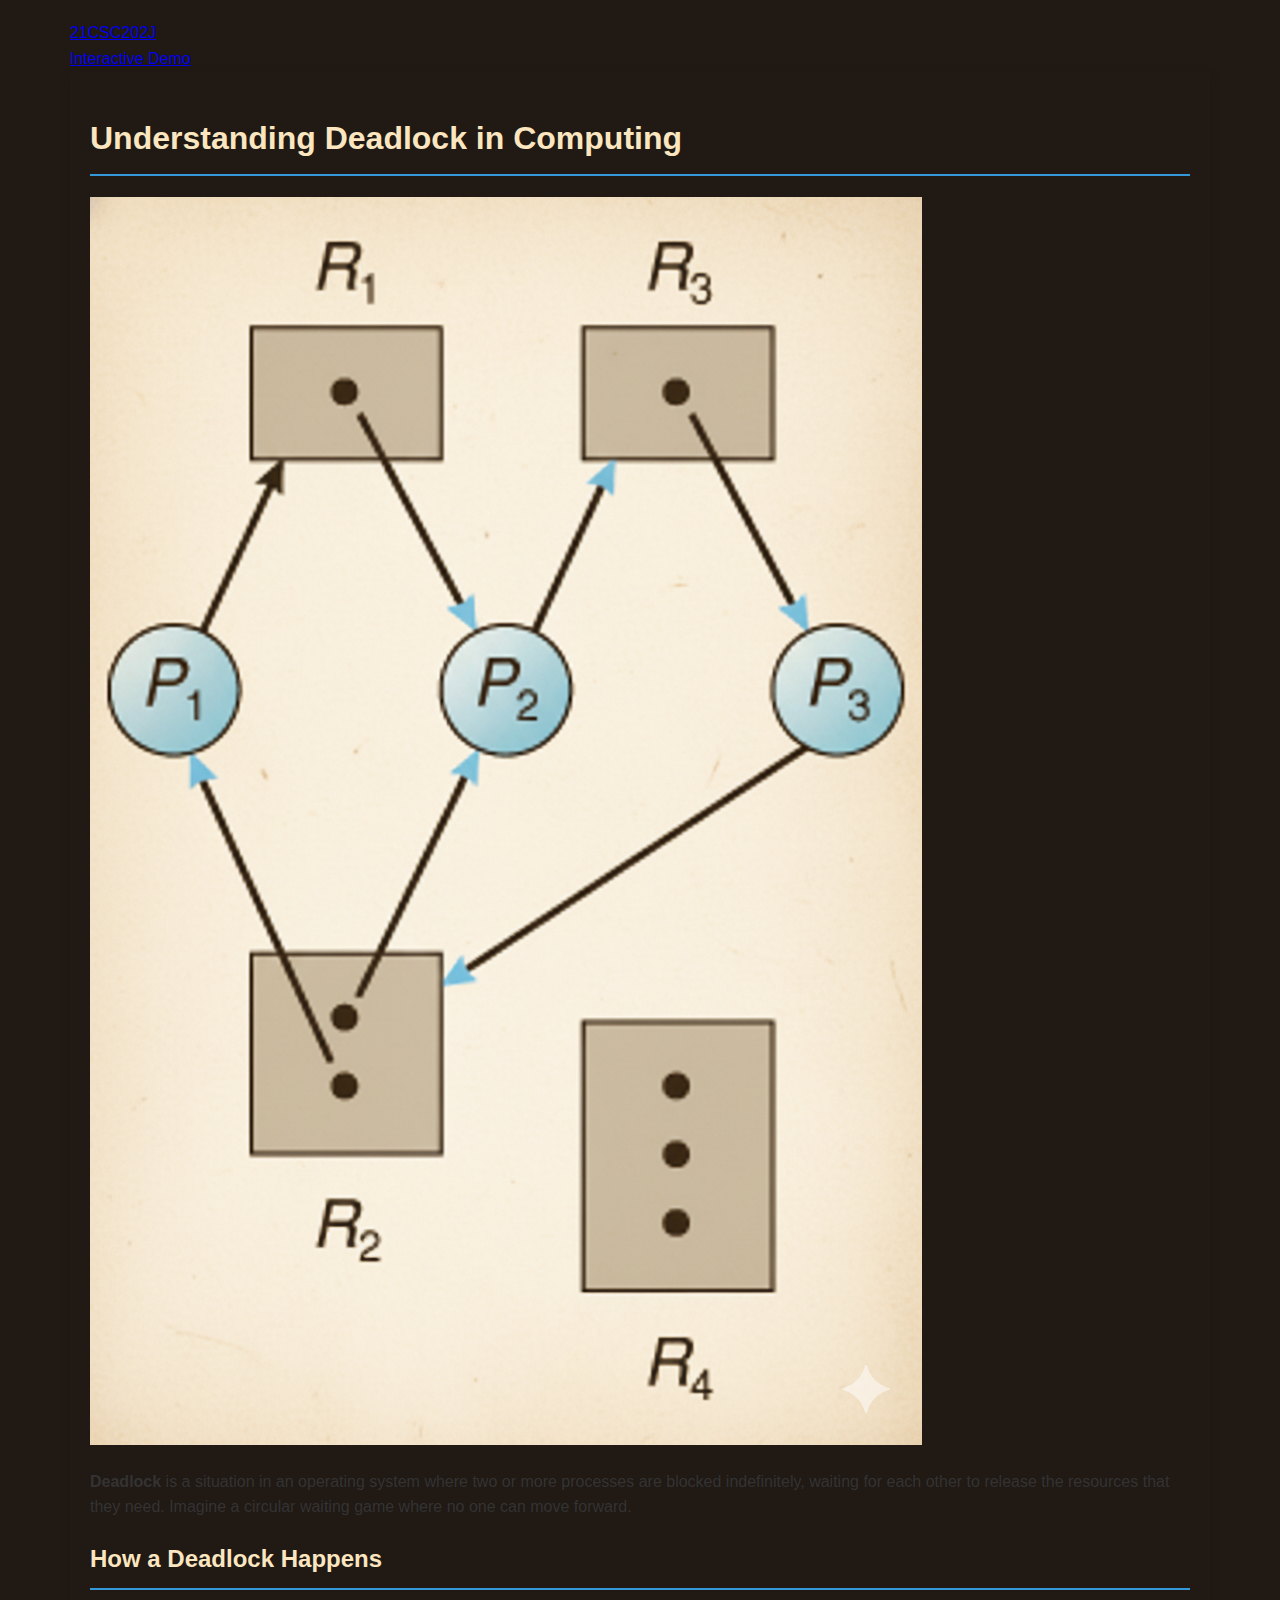
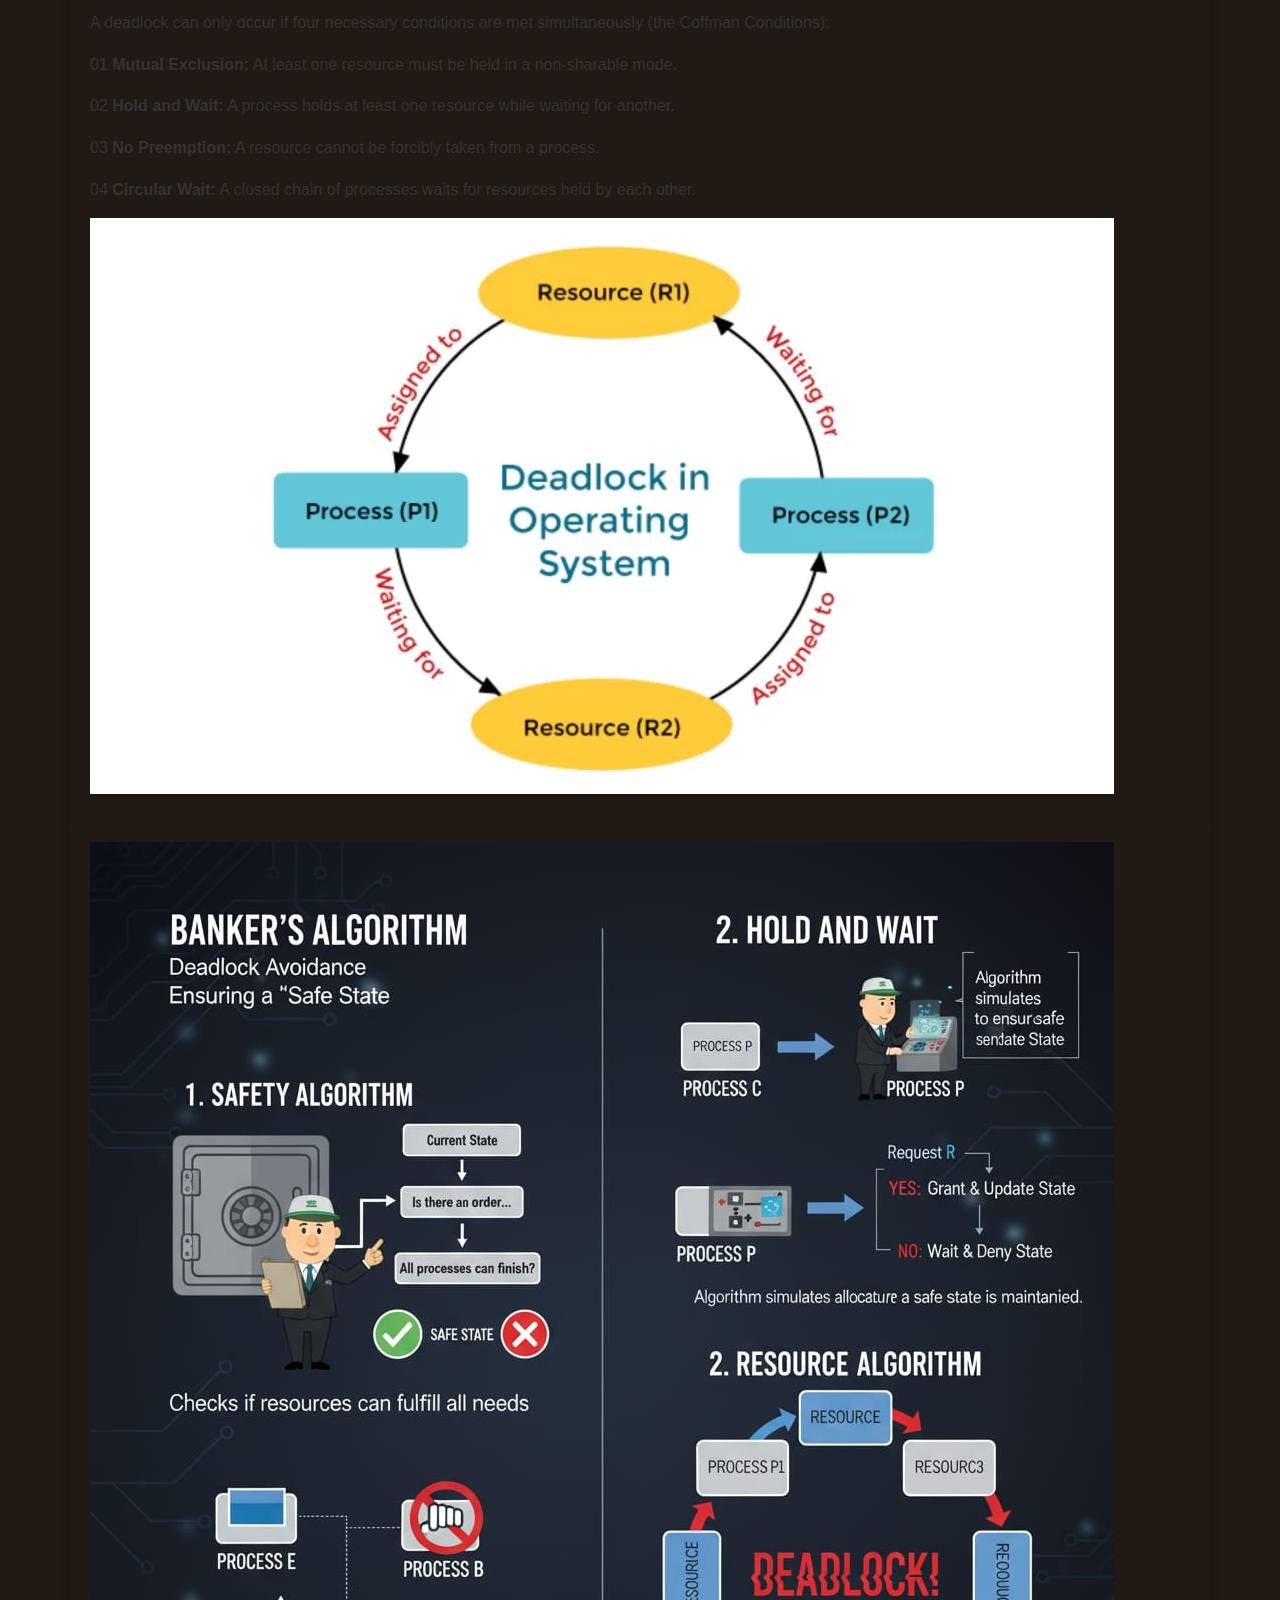
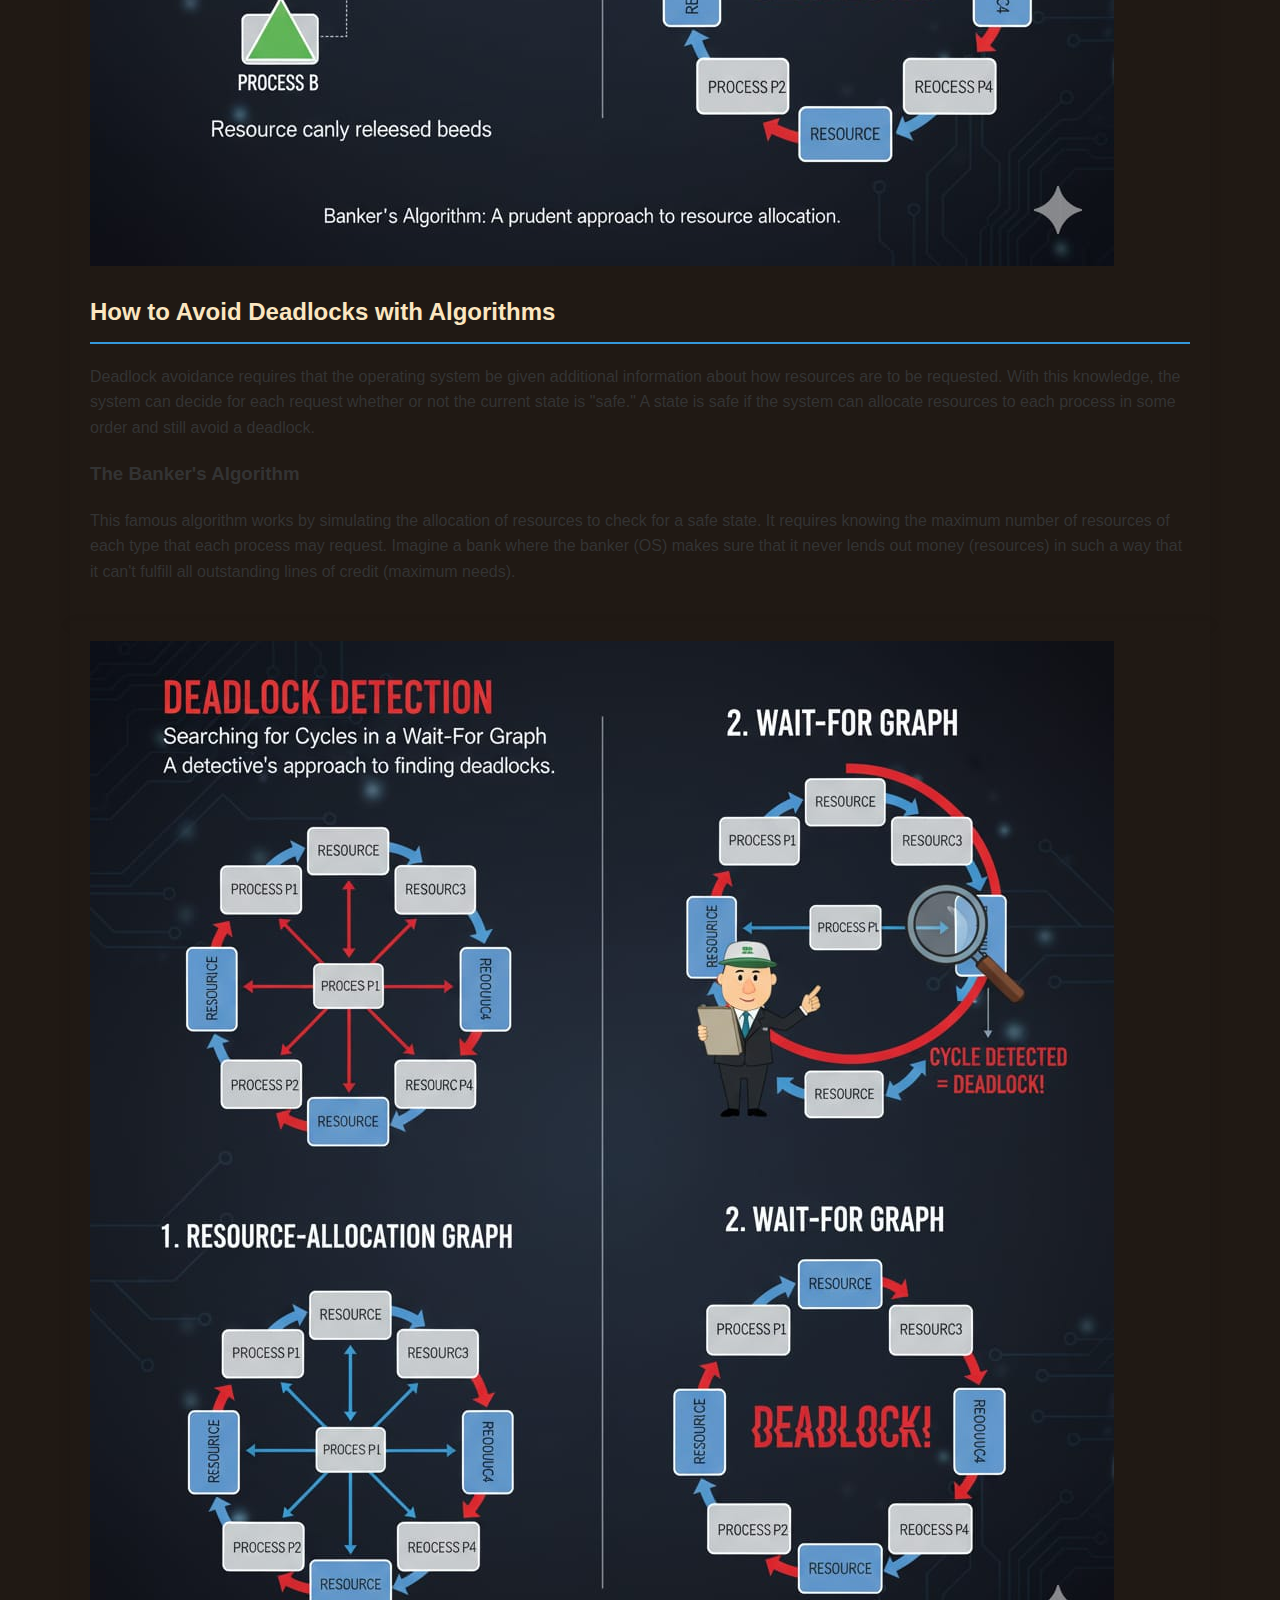
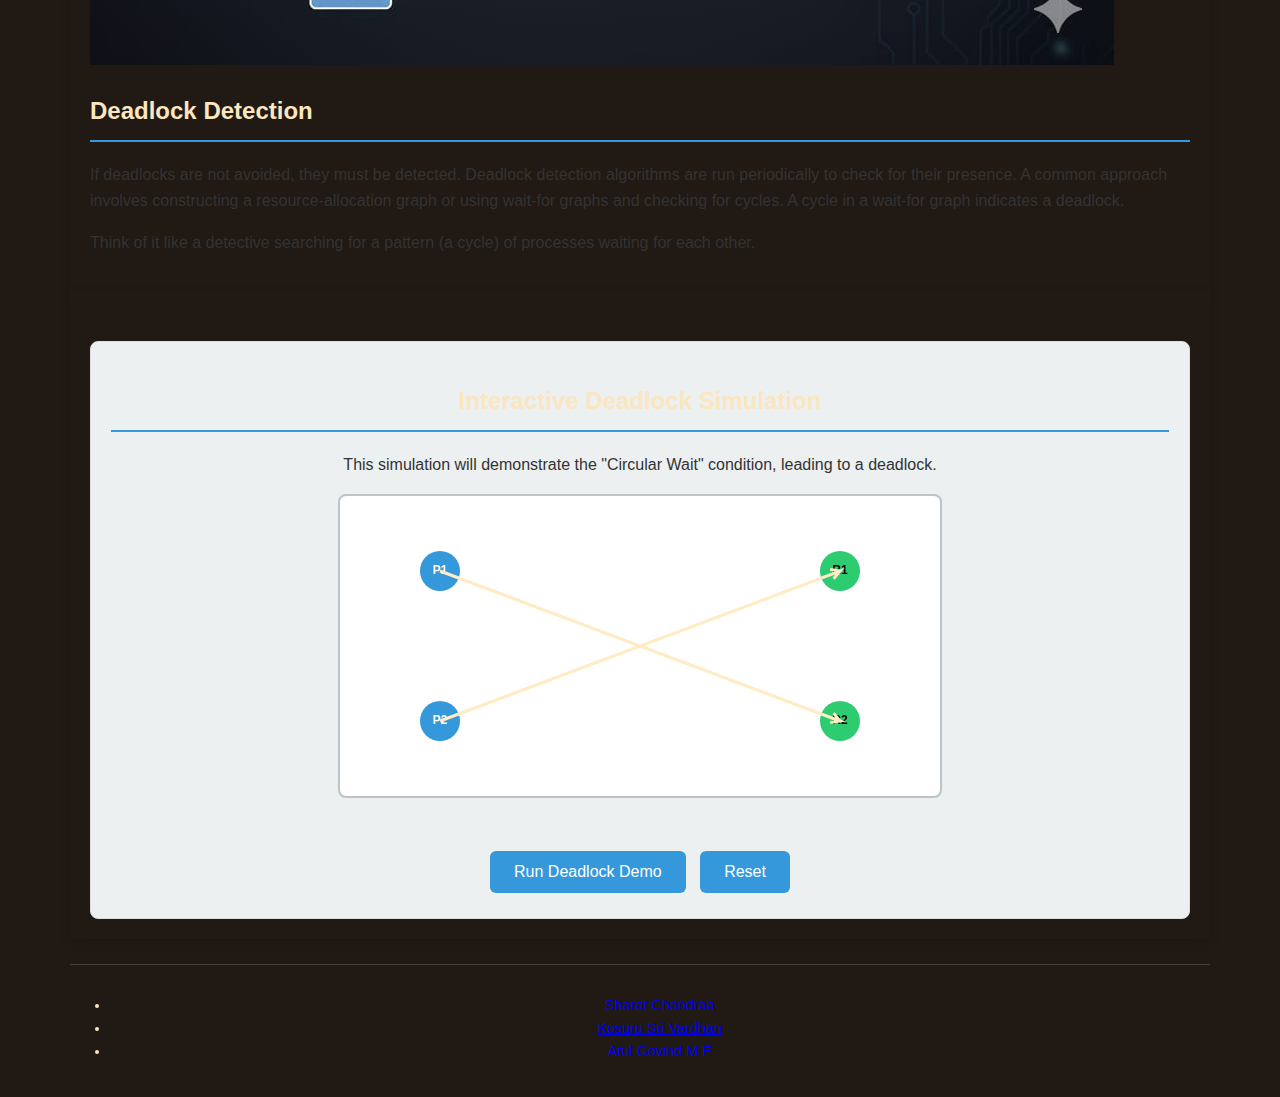
<file: index.html>
<!DOCTYPE html>
<html lang="en">
<head>
    <meta charset="UTF-8">
    <meta name="viewport" content="width=device-width, initial-scale=1.0">
    <title>Deadlock</title>
    <link rel="stylesheet" href="styles.css">
</head>
<body>
    <div id="scroll-container">
        <header>
            <div class="header-content">
                 <a href="demo.html" class="header-brand">21CSC202J</a>
                     <nav class="header-nav">
                         <a href="demo.html">Interactive Demo</a>
                    </nav>
        </div>
        </header>
        
        <div class="theme-intro">
            <div class="container">
                <h1>Understanding Deadlock in Computing</h1>
                <div class="content-section">
                    <div class="content-image-left">
                        <img src="media/dead1.png" alt="Conceptual image for Deadlock">
                    </div>
                    <div class="content-text">
                        <p><strong>Deadlock</strong> is a situation in an operating system where two or more processes are blocked indefinitely, waiting for each other to release the resources that they need. Imagine a circular waiting game where no one can move forward.</p>
                        <h2>How a Deadlock Happens</h2>
                        <p>A deadlock can only occur if four necessary conditions are met simultaneously (the Coffman Conditions):</p>
                        <p class="numbered-point"><span>01</span> <strong>Mutual Exclusion:</strong> At least one resource must be held in a non-sharable mode.</p>
                        <p class="numbered-point"><span>02</span> <strong>Hold and Wait:</strong> A process holds at least one resource while waiting for another.</p>
                        <p class="numbered-point"><span>03</span> <strong>No Preemption:</strong> A resource cannot be forcibly taken from a process.</p>
                        <p class="numbered-point"><span>04</span> <strong>Circular Wait:</strong> A closed chain of processes waits for resources held by each other.</p>
                    </div>
                    <div class="content-image-right">
                        <img src="media/dead2.png" alt="Conceptual image for Deadlock">
                    </div>
                </div>
            </div>
        </div>

        <div class="theme-avoidance">
            <div class="container">
                <div class="two-col-section">
                    <div class="content-image-left">
                        <img src="media/bankersalgorithm.jpg" alt="Abstract visualization of the Banker's Algorithm">
                    </div>
                    <div class="content-text-full"> 
                        <h2>How to Avoid Deadlocks with Algorithms</h2>
                        <p>Deadlock avoidance requires that the operating system be given additional information about how resources are to be requested. With this knowledge, the system can decide for each request whether or not the current state is "safe." A state is safe if the system can allocate resources to each process in some order and still avoid a deadlock.</p>
                        <h3>The Banker's Algorithm</h3>
                        <p>This famous algorithm works by simulating the allocation of resources to check for a safe state. It requires knowing the maximum number of resources of each type that each process may request. Imagine a bank where the banker (OS) makes sure that it never lends out money (resources) in such a way that it can't fulfill all outstanding lines of credit (maximum needs).</p>
                    </div>
                </div>
            </div>
        </div>
        
        <div class="theme-detection">
            <div class="container">
                <div class="two-col-section">
                    <div class="content-image-left">
                        <img src="media/deadlockdetection.jpg" alt="Visualization of a Wait-For Graph">
                    </div>
                    <div class="content-text-full">
                        <h2>Deadlock Detection</h2>
                        <p>If deadlocks are not avoided, they must be detected. Deadlock detection algorithms are run periodically to check for their presence. A common approach involves constructing a resource-allocation graph or using wait-for graphs and checking for cycles. A cycle in a wait-for graph indicates a deadlock.</p>
                        <p>Think of it like a detective searching for a pattern (a cycle) of processes waiting for each other.</p>
                    </div>
                </div>
            </div>
        </div>

        <div class="theme-demo">
            <div class="container">
                <div class="game-container">
                    <h2>Interactive Deadlock Simulation</h2>
                    <p>This simulation will demonstrate the "Circular Wait" condition, leading to a deadlock.</p>
                    <canvas id="deadlockCanvas" width="600" height="300"></canvas>
                    <div id="message"></div>
                    <div class="controls">
                        <button id="demoBtn">Run Deadlock Demo</button>
                        <button id="resetBtn">Reset</button>
                    </div>
                </div>
            </div>
        </div>

        <footer>
            <div class="footer-content">
                <ul class="team-members">
                    <li><a href="#">Sharat Chandraa</a></li>
                    <li><a href="#">Kosuru Sri Vardhan</a></li>
                    <li><a href="#">Atul Govind M E</a></li>
                </ul>
            </div>
        </footer>

    </div> <script>
        // This 'DOMContentLoaded' event listener ensures that all the JavaScript code inside it
        // will only run AFTER the entire HTML page has been loaded and is ready.
        document.addEventListener('DOMContentLoaded', () => {

            // ==========================================================================
            //  Part 1: Deadlock Simulation Logic
            // ==========================================================================
            const canvas = document.getElementById('deadlockCanvas');
            const ctx = canvas.getContext('2d');
            const messageEl = document.getElementById('message');
            const demoBtn = document.getElementById('demoBtn');
            const resetBtn = document.getElementById('resetBtn');
            const PROCESS_COLOR = '#3498db';
            const RESOURCE_COLOR = '#2ecc71';
            const LOCKED_COLOR = '#e74c3c';
            const WAITING_COLOR = '#ffebc4';
            let gameState;

            function initState() {
                return {
                    processes: [{ id: 'P1', x: 100, y: 75, radius: 20, wants: 'R2', has: null },{ id: 'P2', x: 100, y: 225, radius: 20, wants: 'R1', has: null }],
                    resources: [{ id: 'R1', x: 500, y: 75, radius: 20, heldBy: null },{ id: 'R2', x: 500, y: 225, radius: 20, heldBy: null }],
                    deadlocked: false, gameOver: false
                };
            }
            function draw() {
                if (!canvas) return; // Failsafe if canvas doesn't exist
                ctx.clearRect(0, 0, canvas.width, canvas.height);
                gameState.resources.forEach(r => {
                    ctx.beginPath();
                    ctx.arc(r.x, r.y, r.radius, 0, Math.PI * 2);
                    ctx.fillStyle = r.heldBy ? LOCKED_COLOR : RESOURCE_COLOR;
                    ctx.fill();
                    ctx.fillStyle = '#000';
                    ctx.textAlign = 'center';
                    ctx.textBaseline = 'middle';
                    ctx.font = 'bold 12px Arial';
                    ctx.fillText(r.id, r.x, r.y);
                });
                gameState.processes.forEach(p => {
                    ctx.beginPath();
                    ctx.arc(p.x, p.y, p.radius, 0, Math.PI * 2);
                    ctx.fillStyle = PROCESS_COLOR;
                    ctx.fill();
                    ctx.fillStyle = '#fff';
                    ctx.textAlign = 'center';
                    ctx.textBaseline = 'middle';
                    ctx.font = 'bold 12px Arial';
                    ctx.fillText(p.id, p.x, p.y);
                    if (p.has) {
                        const resource = gameState.resources.find(res => res.id === p.has);
                        drawArrow(resource.x, resource.y, p.x, p.y, RESOURCE_COLOR);
                    }
                    if (p.wants && p.has !== p.wants) {
                        const resource = gameState.resources.find(res => res.id === p.wants);
                        drawArrow(p.x, p.y, resource.x, resource.y, WAITING_COLOR);
                    }
                });
            }
            function drawArrow(fromx, fromy, tox, toy, color) {
                const headlen = 10;
                const angle = Math.atan2(toy - fromy, tox - fromx);
                ctx.strokeStyle = color;
                ctx.lineWidth = 3;
                ctx.beginPath();
                ctx.moveTo(fromx, fromy);
                ctx.lineTo(tox, toy);
                ctx.lineTo(tox - headlen * Math.cos(angle - Math.PI / 6), toy - headlen * Math.sin(angle - Math.PI / 6));
                ctx.moveTo(tox, toy);
                ctx.lineTo(tox - headlen * Math.cos(angle + Math.PI / 6), toy - headlen * Math.sin(angle + Math.PI / 6));
                ctx.stroke();
            }
            function checkDeadlock() {
                const p1 = gameState.processes[0];
                const p2 = gameState.processes[1];
                if (p1.has === 'R1' && p1.wants === 'R2' && p2.has === 'R2' && p2.wants === 'R1') {
                    gameState.deadlocked = true;
                    gameState.gameOver = true;
                    messageEl.textContent = 'DEADLOCKED! Circular wait detected.';
                    messageEl.style.color = LOCKED_COLOR;
                    disableControls();
                }
            }
            function runDemo() {
                resetGame();
                disableControls();
                messageEl.textContent = "Demonstration sequence initiated...";
                const p1 = gameState.processes[0];
                const p2 = gameState.processes[1];
                const r1 = gameState.resources[0];
                const r2 = gameState.resources[1];
                let step = 0;
                const steps = [
                    () => { p1.has = 'R1'; r1.heldBy = 'P1'; messageEl.textContent = "Step 1: Process P1 acquires Resource R1."; draw(); },
                    () => { p2.has = 'R2'; r2.heldBy = 'P2'; messageEl.textContent = "Step 2: Process P2 acquires Resource R2."; draw(); },
                    () => { messageEl.textContent = "Step 3: P1 now wants R2 (held by P2)..."; draw(); },
                    () => { messageEl.textContent = "Step 4: ...and P2 wants R1 (held by P1)."; checkDeadlock(); draw(); }
                ];
                function nextStep() {
                    if (step < steps.length) {
                        steps[step]();
                        step++;
                        setTimeout(nextStep, 2000);
                    }
                }
                nextStep();
            }
            function resetGame() {
                gameState = initState();
                messageEl.textContent = '';
                messageEl.style.color = 'var(--white-bg)';
                enableControls();
                draw();
            }
            function disableControls() { demoBtn.disabled = true; }
            function enableControls() { demoBtn.disabled = false; }
            
            demoBtn.addEventListener('click', runDemo);
            resetBtn.addEventListener('click', resetGame);
            resetGame();


            // ==========================================================================
            //  Part 2: UX Improvements (Scroll, Header, etc.)
            // ==========================================================================
            const scrollContainer = document.querySelector('#scroll-container');
            const header = document.querySelector('header');
            let currentScroll = 0;
            let targetScroll = 0;
            const ease = 0.075;

            // Page Load Fade-in
            if(document.body) document.body.classList.add('loaded');
            
            // Main animation loop
            function animationLoop() {
                const distance = targetScroll - currentScroll;
                currentScroll += distance * ease;
                if (Math.abs(distance) < 0.1) {
                    currentScroll = targetScroll;
                }
                if (header) { // Add checks to prevent errors if elements don't exist
                    if (currentScroll > 50) {
                        header.classList.add('scrolled');
                    } else {
                        header.classList.remove('scrolled');
                    }
                }
                // Back to top logic removed as element is missing.

                if (scrollContainer) scrollContainer.style.transform = `translateY(-${currentScroll}px)`;
                requestAnimationFrame(animationLoop);
            }
            animationLoop();

            // Scroll & Resize Listeners
            window.addEventListener('wheel', (event) => {
                targetScroll += event.deltaY;
                if(scrollContainer) {
                    const maxScroll = scrollContainer.scrollHeight - window.innerHeight;
                    targetScroll = Math.max(0, Math.min(targetScroll, maxScroll));
                }
            });
            window.addEventListener('resize', () => {
                 if(scrollContainer) {
                    const maxScroll = scrollContainer.scrollHeight - window.innerHeight;
                    targetScroll = Math.max(0, Math.min(targetScroll, maxScroll));
                }
            });

        });
    </script>
</body>
</html>
</file>
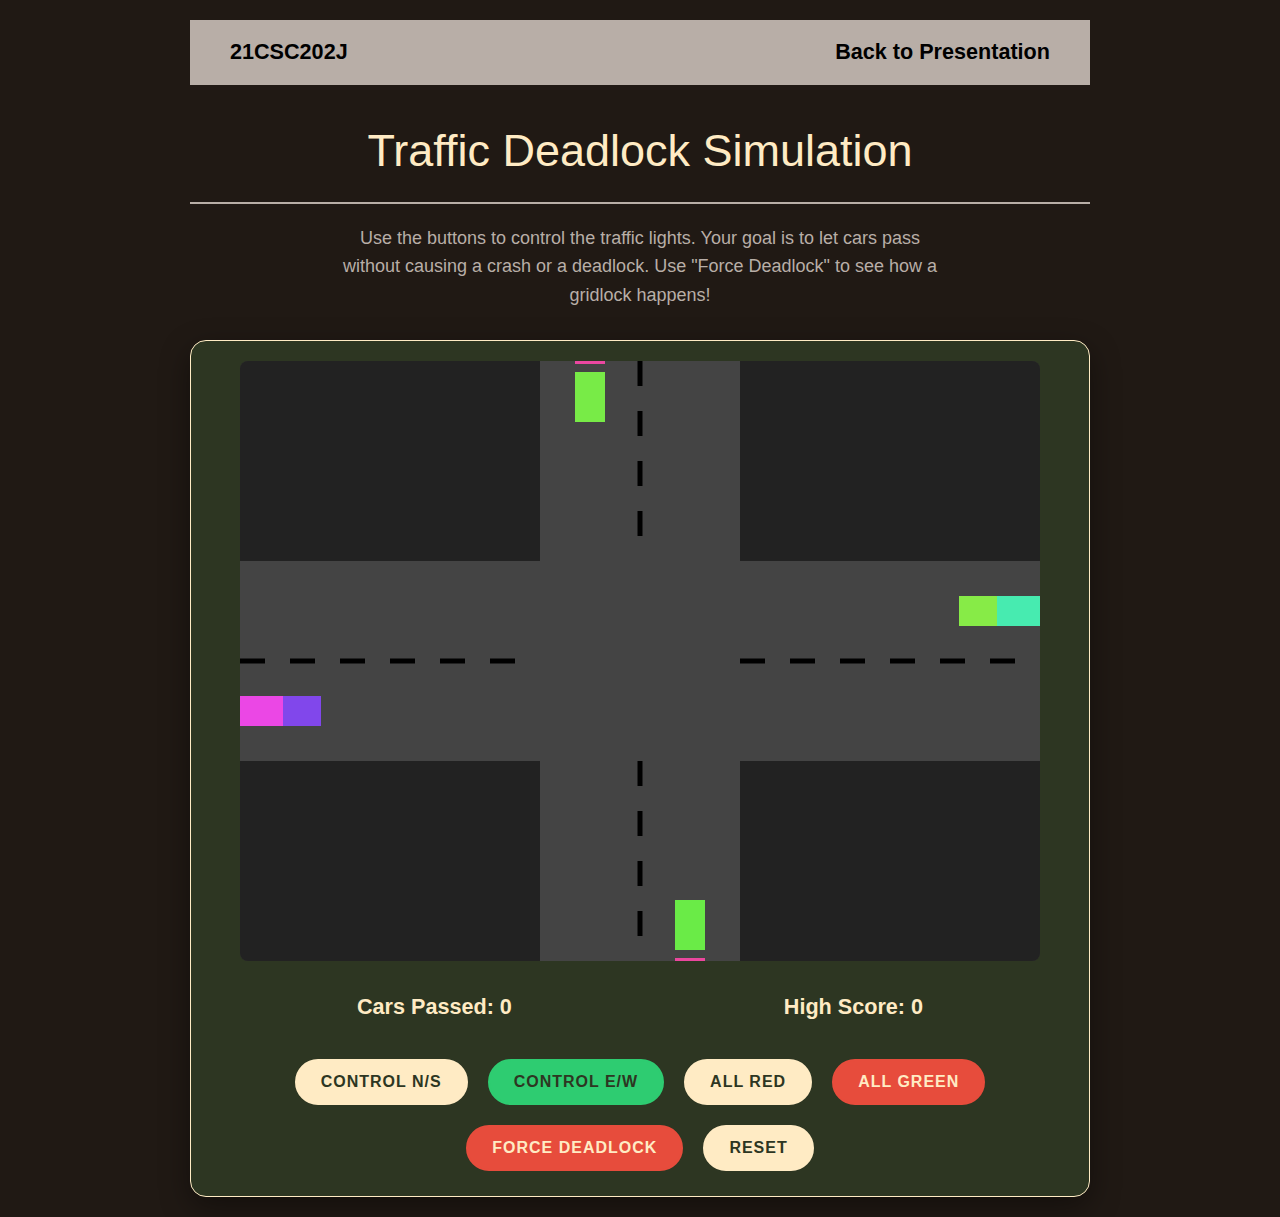
<file: demo.html>
<!DOCTYPE html>
<html lang="en">
<head>
    <meta charset="UTF-8">
    <meta name="viewport" content="width=device-width, initial-scale=1.0">
    <title>Interactive Deadlock Demo</title>
    <style>
        /* ==========================================================================
           Global Variables & Theme
           ========================================================================== */
        :root {
            --dark-grey: #3f3f3f;
            --yellow: #ffebc4;
            --black: black;
            --beige: #b8aea7;
            --brown: #201914;
            --dark-green: #2d3622;
            --red-light: #e74c3c;
            --green-light: #2ecc71;
        }

        body {
            font-family: 'Neuehaasdisplay Roman', Arial, sans-serif;
            font-size: 18px;
            line-height: 1.6;
            margin: 0;
            background-color: var(--brown);
            color: var(--beige);
            display: flex;
            justify-content: center;
            align-items: center;
            min-height: 100vh;
            padding: 20px;
            box-sizing: border-box;
        }
                /* ==========================================================================
           Header Styles
           ========================================================================== */
        header {
            background-color: var(--beige);
            padding: 15px 0;
            font-family: 'Neuehaasdisplay Roman', Arial, sans-serif;
            width: 100%;
        }

        .header-content {
            max-width: 1200px;
            margin: 0 auto;
            padding: 0 40px;
            display: flex;
            justify-content: space-between;
            align-items: center;
            box-sizing: border-box;
        }

        .header-brand, .header-nav a {
            color: var(--black);
            text-decoration: none;
            font-weight: bold;
            font-size: 1.2em;
            transition: color 0.3s ease;
        }
        
        .header-nav a:hover, .header-brand:hover {
            color: var(--brown);
        }

        /* ==========================================================================
           Main Game Container
           ========================================================================== */
        .main-container {
            width: 100%;
            max-width: 900px;
            text-align: center;
        }

        h1 {
            font-size: 2.5em;
            font-weight: normal;
            color: var(--yellow);
            border-bottom: 2px solid var(--beige);
            padding-bottom: 15px;
            margin-bottom: 20px;
        }

        p {
            max-width: 600px;
            margin: 0 auto 30px auto;
        }

        /* ==========================================================================
           Game-Specific Styles
           ========================================================================== */
        .game-wrapper {
            position: relative; /* Needed for the overlay */
            background-color: var(--dark-green);
            padding: 20px;
            border-radius: 16px;
            border: 1px solid var(--yellow);
            box-shadow: 0 10px 30px rgba(0,0,0,0.4);
        }

        #game-overlay {
            position: absolute;
            top: 20px;
            left: 20px;
            right: 20px;
            bottom: 20px;
            background-color: rgba(0, 0, 0, 0.7);
            color: var(--red-light);
            font-size: 80px;
            font-weight: bold;
            display: flex;
            justify-content: center;
            align-items: center;
            border-radius: 16px;
            opacity: 0;
            pointer-events: none;
            transition: opacity 0.5s ease;
            z-index: 10;
        }

        #game-overlay.visible {
            opacity: 1;
        }
        
        #game-overlay.deadlock {
            color: var(--yellow); /* Distinct color for deadlock */
        }

        canvas {
            background-color: #333;
            border-radius: 8px;
            width: 100%;
            max-width: 800px;
            height: auto;
        }

        .game-stats {
            display: flex;
            justify-content: space-around;
            padding: 20px 10px;
            color: var(--yellow);
            font-size: 1.2em;
        }

        .stat {
            font-weight: bold;
        }
        
        button {
            background-color: var(--yellow);
            color: var(--dark-green);
            border: 2px solid var(--yellow);
            padding: 12px 24px;
            margin: 5px;
            border-radius: 50px;
            cursor: pointer;
            font-size: 16px;
            font-weight: bold;
            text-transform: uppercase;
            letter-spacing: 1px;
            transition: all 0.3s ease;
        }

        button:hover {
            background-color: transparent;
            color: var(--yellow);
        }
        
        button:disabled {
            opacity: 0.5;
            cursor: not-allowed;
            pointer-events: none;
        }

        .controls-container {
            display: flex;
            justify-content: center;
            align-items: center;
            gap: 10px;
            flex-wrap: wrap;
            margin-top: 10px;
        }
        
        button.active-light {
            background-color: var(--green-light);
            color: var(--dark-green);
            border-color: var(--green-light);
        }

        button.active-light:hover {
            background-color: #27ae60;
        }
        
        button.all-red-active {
            background-color: var(--red-light);
            color: var(--yellow);
            border-color: var(--red-light);
        }

        button.danger-light {
            background-color: var(--red-light);
            color: var(--yellow);
            border-color: var(--red-light);
        }
        button.danger-light:hover {
            background-color: #c0392b;
        }
        button.danger-light.active-light {
            box-shadow: 0 0 15px var(--red-light);
        }
    </style>
</head>
<body>
        <div class="main-container">
    <header>
        <div class="header-content">
            <a href="index.html" class="header-brand">21CSC202J</a>
            <nav class="header-nav">
                <a href="index.html">Back to Presentation</a>
            </nav>
        </div>
    </header>

    <div class="main-container">
        <h1>Traffic Deadlock Simulation</h1>
        <p>Use the buttons to control the traffic lights. Your goal is to let cars pass without causing a crash or a deadlock. Use "Force Deadlock" to see how a gridlock happens!</p>

        <div class="game-wrapper">
            <div id="game-overlay"></div>
            <canvas id="trafficCanvas" width="800" height="600"></canvas>
            <div class="game-stats">
                <div class="stat">Cars Passed: <span id="carsPassed">0</span></div>
                <div class="stat">High Score: <span id="highScore">0</span></div>
            </div>
            <div class="controls-container">
                <button id="ns-lights-btn">Control N/S</button>
                <button id="ew-lights-btn">Control E/W</button>
                <button id="all-red-btn">All Red</button>
                <button id="all-green-btn" class="danger-light">All Green</button>
                <button id="force-deadlock-btn" class="danger-light">Force Deadlock</button>
                <button id="resetBtn">Reset</button>
            </div>
        </div>
    </div>

    <script>
        document.addEventListener('DOMContentLoaded', () => {
            const canvas = document.getElementById('trafficCanvas');
            const ctx = canvas.getContext('2d');
            const overlayEl = document.getElementById('game-overlay');
            const carsPassedEl = document.getElementById('carsPassed');
            const highScoreEl = document.getElementById('highScore');
            const resetBtn = document.getElementById('resetBtn');
            const nsBtn = document.getElementById('ns-lights-btn');
            const ewBtn = document.getElementById('ew-lights-btn');
            const allRedBtn = document.getElementById('all-red-btn');
            const allGreenBtn = document.getElementById('all-green-btn');
            const forceDeadlockBtn = document.getElementById('force-deadlock-btn');

            const ROAD_WIDTH = 100;
            const CAR_WIDTH = 30;
            const CAR_HEIGHT = 50;
            const INTERSECTION_BUFFER = 10;

            let cars = [];
            let trafficLights = {};
            let carsPassed = 0;
            let highScore = localStorage.getItem('trafficHighScore') || 0;
            let gameOver = false;
            let lastSpawnTime = 0;

            highScoreEl.textContent = highScore;

            function Car(x, y, direction) {
                this.x = x; this.y = y; this.width = CAR_WIDTH; this.height = CAR_HEIGHT;
                this.direction = direction; this.speed = 2; this.state = 'moving';
                this.color = `hsl(${Math.random() * 360}, 80%, 60%)`;
            }

            function getCarBounds(car) {
                if (car.direction === 'east' || car.direction === 'west') {
                    return { x: car.x - car.height / 2, y: car.y - car.width / 2, width: car.height, height: car.width };
                }
                return { x: car.x - car.width / 2, y: car.y - car.height / 2, width: car.width, height: car.height };
            }

            function checkRectCollision(rect1, rect2) {
                return rect1.x < rect2.x + rect2.width && rect1.x + rect1.width > rect2.x &&
                       rect1.y < rect2.y + rect2.height && rect1.y + rect1.height > rect2.y;
            }

            function setup() {
                cars = []; carsPassed = 0; carsPassedEl.textContent = 0;
                gameOver = false; overlayEl.classList.remove('visible', 'deadlock');
                lastSpawnTime = 0;
                trafficLights = {
                    north: { state: 'red', group: 'ns' }, south: { state: 'red', group: 'ns' },
                    east: { state: 'green', group: 'ew' }, west: { state: 'green', group: 'ew' }
                };
                setLights('ew');
                gameLoop();
            }
            
            function spawnCars(currentTime) {
                if (gameOver || currentTime - lastSpawnTime < 3500) return;
                lastSpawnTime = currentTime;
                ['north', 'south', 'east', 'west'].forEach(dir => {
                    if (dir === 'north') cars.push(new Car(canvas.width / 2 - ROAD_WIDTH / 2, -CAR_HEIGHT, 'north'));
                    if (dir === 'south') cars.push(new Car(canvas.width / 2 + ROAD_WIDTH / 2, canvas.height + CAR_HEIGHT, 'south'));
                    if (dir === 'east') cars.push(new Car(canvas.width + CAR_WIDTH, canvas.height / 2 - ROAD_WIDTH / 2, 'east'));
                    if (dir === 'west') cars.push(new Car(-CAR_WIDTH, canvas.height / 2 + ROAD_WIDTH / 2, 'west'));
                });
            }
            
            function endGame(message, type) {
                gameOver = true;
                overlayEl.textContent = message;
                overlayEl.classList.add('visible');
                if (type === 'deadlock') {
                    overlayEl.classList.add('deadlock');
                }
                if (carsPassed > highScore) {
                    highScore = carsPassed;
                    highScoreEl.textContent = highScore;
                    localStorage.setItem('trafficHighScore', highScore);
                }
            }
            
            function update() {
                if (gameOver) return;
                const intersection = {
                    x1: canvas.width / 2 - ROAD_WIDTH, x2: canvas.width / 2 + ROAD_WIDTH,
                    y1: canvas.height / 2 - ROAD_WIDTH, y2: canvas.height / 2 + ROAD_WIDTH
                };

                cars.forEach((car, index) => {
                    car.state = 'moving';
                    const stopZones = {
                        north: car.y > intersection.y1 - car.height && car.y < intersection.y1,
                        south: car.y < intersection.y2 + car.height && car.y > intersection.y2,
                        east: car.x < intersection.x2 + car.width && car.x > intersection.x2,
                        west: car.x > intersection.x1 - car.width && car.x < intersection.x1
                    };
                    if (trafficLights[car.direction].state === 'red' && stopZones[car.direction]) {
                        car.state = 'waiting';
                    }

                    for (const otherCar of cars) {
                        if (car === otherCar) continue;
                        if (car.direction === otherCar.direction) {
                            let distance = Infinity; let isOtherCarInFront = false;
                            if (car.direction === 'north' && car.x === otherCar.x && otherCar.y > car.y) { distance = otherCar.y - car.y; isOtherCarInFront = true; }
                            else if (car.direction === 'south' && car.x === otherCar.x && otherCar.y < car.y) { distance = car.y - otherCar.y; isOtherCarInFront = true; }
                            else if (car.direction === 'east' && car.y === otherCar.y && otherCar.x < car.x) { distance = car.x - otherCar.x; isOtherCarInFront = true; }
                            else if (car.direction === 'west' && car.y === otherCar.y && otherCar.x > car.x) { distance = otherCar.x - car.x; isOtherCarInFront = true; }
                            const carLength = (car.direction === 'north' || car.direction === 'south') ? car.height : car.width;
                            if (isOtherCarInFront && distance < carLength + INTERSECTION_BUFFER) { car.state = 'waiting'; break; }
                        } else {
                            if (checkRectCollision(getCarBounds(car), getCarBounds(otherCar))) { endGame('CRASH!', 'crash'); return; }
                        }
                    }

                    if (car.state === 'moving') {
                        if (car.direction === 'north') car.y += car.speed;
                        if (car.direction === 'south') car.y -= car.speed;
                        if (car.direction === 'east') car.x -= car.speed;
                        if (car.direction === 'west') car.x += car.speed;
                    }

                    if ((car.y > canvas.height + car.height) || (car.y < -car.height) || (car.x < -car.width) || (car.x > canvas.width + car.width)) {
                        cars.splice(index, 1);
                        carsPassed++;
                        carsPassedEl.textContent = carsPassed;
                    }
                });

                if (cars.length > 3 && cars.every(car => car.state === 'waiting')) {
                    endGame('DEADLOCK!', 'deadlock');
                }
            }

            function draw() {
                ctx.fillStyle = '#222'; ctx.fillRect(0, 0, canvas.width, canvas.height);
                ctx.fillStyle = '#444';
                ctx.fillRect(canvas.width / 2 - ROAD_WIDTH, 0, ROAD_WIDTH * 2, canvas.height);
                ctx.fillRect(0, canvas.height / 2 - ROAD_WIDTH, canvas.width, ROAD_WIDTH * 2);

                const stopLinePositions = {
                    north: { x: canvas.width / 2 - ROAD_WIDTH, y: canvas.height / 2 - ROAD_WIDTH - 5, w: ROAD_WIDTH * 2, h: 5 },
                    south: { x: canvas.width / 2 - ROAD_WIDTH, y: canvas.height / 2 + ROAD_WIDTH, w: ROAD_WIDTH * 2, h: 5 },
                    east: { x: canvas.width / 2 + ROAD_WIDTH, y: canvas.height / 2 - ROAD_WIDTH, w: 5, h: ROAD_WIDTH * 2 },
                    west: { x: canvas.width / 2 - ROAD_WIDTH - 5, y: canvas.height / 2 - ROAD_WIDTH, w: 5, h: ROAD_WIDTH * 2 }
                };
                for (const dir in trafficLights) {
                    const light = trafficLights[dir];
                    const pos = stopLinePositions[dir];
                    ctx.fillStyle = light.state === 'red' ? 'var(--red-light)' : 'var(--green-light)';
                    ctx.fillRect(pos.x, pos.y, pos.w, pos.h);
                }

                ctx.strokeStyle = 'var(--yellow)'; ctx.lineWidth = 5; ctx.setLineDash([25, 25]);
                ctx.beginPath(); ctx.moveTo(canvas.width / 2, 0); ctx.lineTo(canvas.width / 2, canvas.height / 2 - ROAD_WIDTH); ctx.stroke();
                ctx.beginPath(); ctx.moveTo(canvas.width / 2, canvas.height / 2 + ROAD_WIDTH); ctx.lineTo(canvas.width / 2, canvas.height); ctx.stroke();
                ctx.beginPath(); ctx.moveTo(0, canvas.height / 2); ctx.lineTo(canvas.width / 2 - ROAD_WIDTH, canvas.height / 2); ctx.stroke();
                ctx.beginPath(); ctx.moveTo(canvas.width / 2 + ROAD_WIDTH, canvas.height / 2); ctx.lineTo(canvas.width, canvas.height / 2); ctx.stroke();
                ctx.setLineDash([]);

                cars.forEach(car => {
                    ctx.save(); ctx.translate(car.x, car.y);
                    if (car.direction === 'east' || car.direction === 'west') ctx.rotate(Math.PI / 2);
                    ctx.fillStyle = car.color;
                    ctx.fillRect(-car.width/2, -car.height/2, car.width, car.height);
                    ctx.restore();
                });
            }
            
            function gameLoop(currentTime) {
                if (!gameOver) {
                    spawnCars(currentTime);
                    update();
                    draw();
                    requestAnimationFrame(gameLoop);
                }
            }

            function setLights(activeGroup) {
                if (gameOver) return;
                [nsBtn, ewBtn, allRedBtn, allGreenBtn].forEach(btn => btn.classList.remove('active-light', 'all-red-active'));

                for (const dir in trafficLights) {
                    const light = trafficLights[dir];
                    if (activeGroup === 'ns') {
                        light.state = light.group === 'ns' ? 'green' : 'red';
                        nsBtn.classList.add('active-light');
                    } else if (activeGroup === 'ew') {
                        light.state = light.group === 'ew' ? 'green' : 'red';
                        ewBtn.classList.add('active-light');
                    } else if (activeGroup === 'all-red') {
                        light.state = 'red';
                        allRedBtn.classList.add('all-red-active');
                    } else if (activeGroup === 'all-green') {
                        light.state = 'green';
                        allGreenBtn.classList.add('active-light');
                    }
                }
            }

            function forceDeadlock() {
                if(gameOver) setup(); // Reset if already game over
                cars = []; // Clear existing cars
                
                const intersection = {
                    x1: canvas.width / 2 - ROAD_WIDTH, x2: canvas.width / 2 + ROAD_WIDTH,
                    y1: canvas.height / 2 - ROAD_WIDTH, y2: canvas.height / 2 + ROAD_WIDTH
                };

                // Manually place cars just before the intersection
                cars.push(new Car(canvas.width / 2 - ROAD_WIDTH / 2, intersection.y1 - CAR_HEIGHT / 2, 'north'));
                cars.push(new Car(canvas.width / 2 + ROAD_WIDTH / 2, intersection.y2 + CAR_HEIGHT / 2, 'south'));
                cars.push(new Car(intersection.x2 + CAR_WIDTH / 2, canvas.height / 2 - ROAD_WIDTH / 2, 'east'));
                cars.push(new Car(intersection.x1 - CAR_WIDTH / 2, canvas.height / 2 + ROAD_WIDTH / 2, 'west'));
                
                setLights('all-green'); // Turn all lights green to cause the deadlock
            }

            nsBtn.addEventListener('click', () => setLights('ns'));
            ewBtn.addEventListener('click', () => setLights('ew'));
            allRedBtn.addEventListener('click', () => setLights('all-red'));
            allGreenBtn.addEventListener('click', () => setLights('all-green'));
            forceDeadlockBtn.addEventListener('click', forceDeadlock);
            resetBtn.addEventListener('click', setup);

            setup();
        });
    </script>

</body>
</html>
</file>
<file: styles.css>
/* ==========================================================================
   Global Variables and Page Theme
   ========================================================================== */

/* The :root selector targets the highest-level element in the DOM, the <html> element.
   It's the standard place to declare global CSS variables. */
:root {
    /* -- We define a color palette here for easy reuse and theme consistency. */
    --dark-grey: #3f3f3f;
    --yellow: #ffebc4;      /* A nice highlight color */
    --black: black;
    --beige: #fbe6c0;
    --brown: #201914;       /* Used for the dark background */
    --background: #fffdf5;
    --darkest-background: #d7d1c3;
    --dark-green: #2d3622;

}

/* ==========================================================================
   Base Body and Layout Styles
   ========================================================================== */

body {
    /* -- Background and Text Color -- */
    background-color: var(--brown); /* Sets the dark background using our variable */
    color: var(--beige);       /* Default text color for the page */

    /* -- Typography -- */
    font-family: 'Neuehaasdisplay Roman', Arial, sans-serif; /* Primary font */
    font-size: 16px;            /* Base font size for readability */
    line-height: 1.6;           /* Spacing between lines of text */

    /* -- Layout -- */
    margin: 0;                  /* Removes default browser margin */
    padding: 20px;              /* Adds some space around the content */
    display: flex;              /* Enables Flexbox for easy centering */
    flex-direction: column;     /* Stacks flex items vertically */
    align-items: center;        /* Centers the main container horizontally */
}

/* ==========================================================================
   Component Styles
   ========================================================================== */

/* Styles for the main content card that holds everything */
.container {
    max-width: 1100px;           /* Prevents the container from being too wide on large screens */
    width: 100%;                /* Ensures the container is responsive on smaller screens */
    background: #201914;           /* A white background makes the card pop against the dark body */
    color: #333;                /* Darker text color for contrast on the white background */
    padding: 20px;              /* Inner spacing for the content */
    /* border-radius: 12px;        Rounded corners for a modern look */
    box-shadow: 0 4px 12px rgba(0,0,0,0.1); /* A subtle shadow adds depth */
}

/* Styles for the main headings */
h1, h2 {
    color: #fbe6c0;             /* A distinct, dark blue for headings */
    border-bottom: 2px solid #3498db; /* An accent underline */
    padding-bottom: 10px;       /* Spacing between the text and the underline */
}

/* Styles for the interactive game area */
.game-container {
    text-align: center;         /* Centers the canvas and buttons */
    margin-top: 30px;           /* Space above the game container */
    padding: 20px;              /* Inner spacing */
    border: 1px solid #ddd;     /* A light border */
    border-radius: 8px;         /* Rounded corners */
    background-color: #ecf0f1;  /* A slightly off-white background */
}

/* Styles for the HTML5 canvas element where the game is drawn */
canvas {
    background-color: #ffffff;  /* A solid white background for the drawing area */
    border: 2px solid #bdc3c7;  /* A border to define the canvas area */
    border-radius: 8px;
    cursor: pointer;            /* Changes the mouse cursor to a pointer on hover */
}

/* ==========================================================================
   Interactive Element Styles (Buttons, Messages)
   ========================================================================== */

/* Styles for the control buttons */
.controls button {
    background-color: #3498db;  /* A nice blue background */
    color: white;               /* White text for contrast */
    border: none;               /* Removes the default browser border */
    padding: 12px 24px;         /* Generous padding to make the buttons easy to click */
    margin: 5px;                /* Space between buttons */
    border-radius: 6px;         /* Rounded corners */
    cursor: pointer;
    font-size: 16px;
    /* Smooth transitions for hover effects */
    transition: background-color 0.3s ease, transform 0.2s ease, box-shadow 0.3s ease;
}

/* Hover effect for buttons to provide visual feedback */
.controls button:hover {
    background-color: #2980b9;  /* A darker blue on hover */
    transform: translateY(-2px); /* Lifts the button slightly */
    box-shadow: 0 2px 5px rgba(255, 235, 196, 0.4); /* Adds a subtle glow using our theme yellow */
}

/* Styles for disabled buttons */
.controls button:disabled {
    background-color: #95a5a6;  /* A grey color to indicate it's inactive */
    cursor: not-allowed;        /* A cursor that indicates the button can't be clicked */
    transform: none;            /* Removes the hover lift effect */
    box-shadow: none;           /* Removes the hover glow effect */
}

/* Styles for the message area below the canvas */
#message {
    margin-top: 15px;
    font-size: 1.2em;           /* Makes the message text larger */
    font-weight: bold;          /* Makes the message text stand out */
    color: #e74c3c;              /* A red color, often used for alerts or errors */
    height: 25px;               /* Fixed height to prevent layout shifts */
}

/* ==========================================================================
   Footer Styles
   ========================================================================== */
footer {
    text-align: center;
    margin-top: 25px;
    padding-top: 15px;
    border-top: 1px solid var(--dark-grey);
    color: var(--beige);
    font-size: 0.9em;
}
</file>
